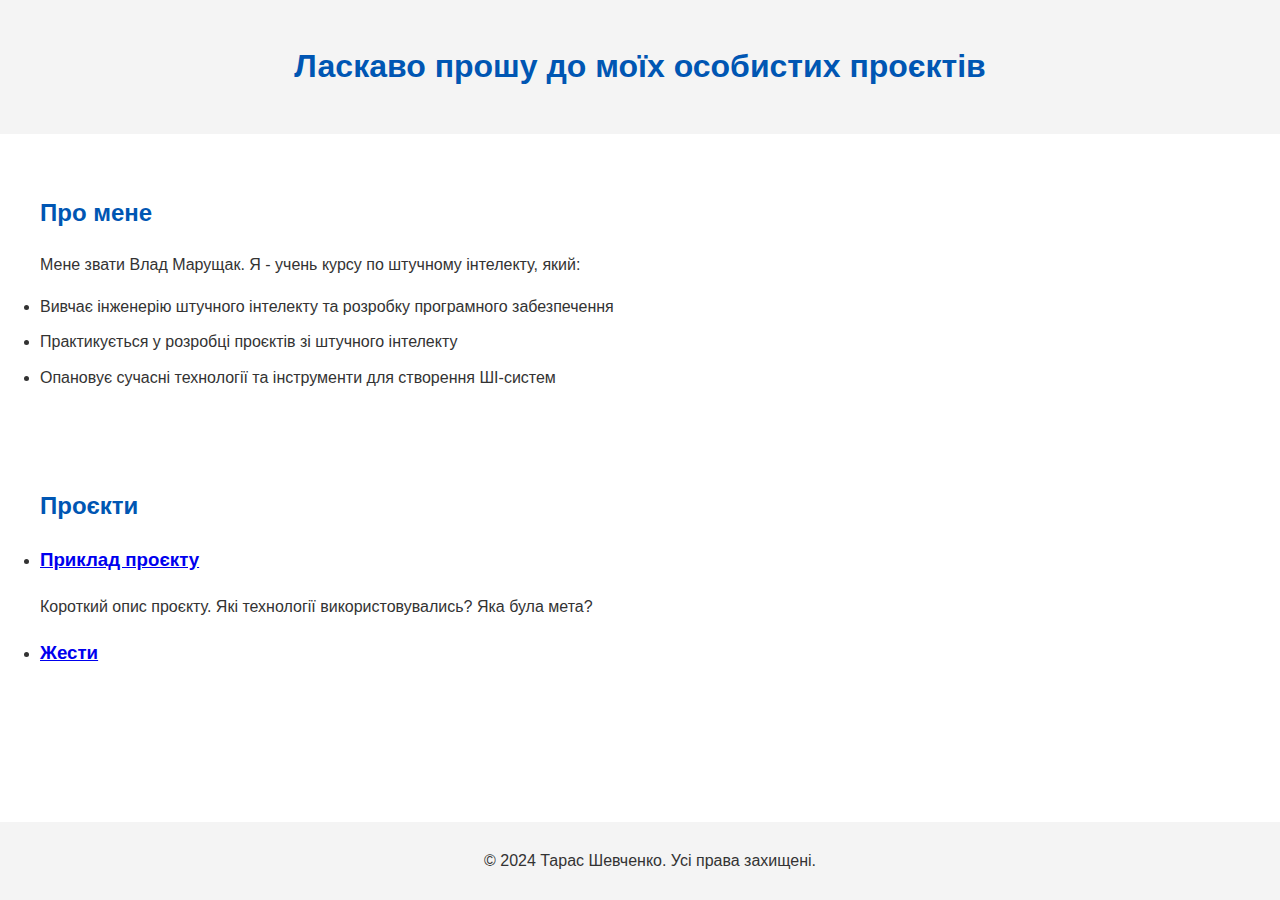
<file: index.html>
<!DOCTYPE html>
<html lang="uk">
<head>
    <meta charset="UTF-8">
    <meta name="viewport" content="width=device-width, initial-scale=1.0">
    <title>Особисті проєкти Тараса Шевченка</title>
    <link rel="stylesheet" href="style.css">
</head>
<body>
    <header>
        <h1>Ласкаво прошу до моїх особистих проєктів</h1>
    </header>

    <section id="about">
        <h2>Про мене</h2>
        <p>Мене звати Влад Марущак. Я - учень курсу по штучному інтелекту, який:</p>
        <ul>
            <li>Вивчає інженерію штучного інтелекту та розробку програмного забезпечення</li>
            <li>Практикується у розробці проєктів зі штучного інтелекту</li>
            <li>Опановує сучасні технології та інструменти для створення ШІ-систем</li>
        </ul>
    </section>

    <section id="projects">
        <h2>Проєкти</h2>
        <ul>
            <li>
                <h3><a href="example-project/index.html">Приклад проєкту</a></h3>
                <p>Короткий опис проєкту. Які технології використовувались? Яка була мета?</p>
            </li>
            <li>
                <h3><a href="poses/index.html">Жести</a></h3>
                <p></p>
            </li>
        </ul>
    </section>

    <footer>
        <p>&copy; 2024 Тарас Шевченко. Усі права захищені.</p>
    </footer>
</body>
</html>
</file>
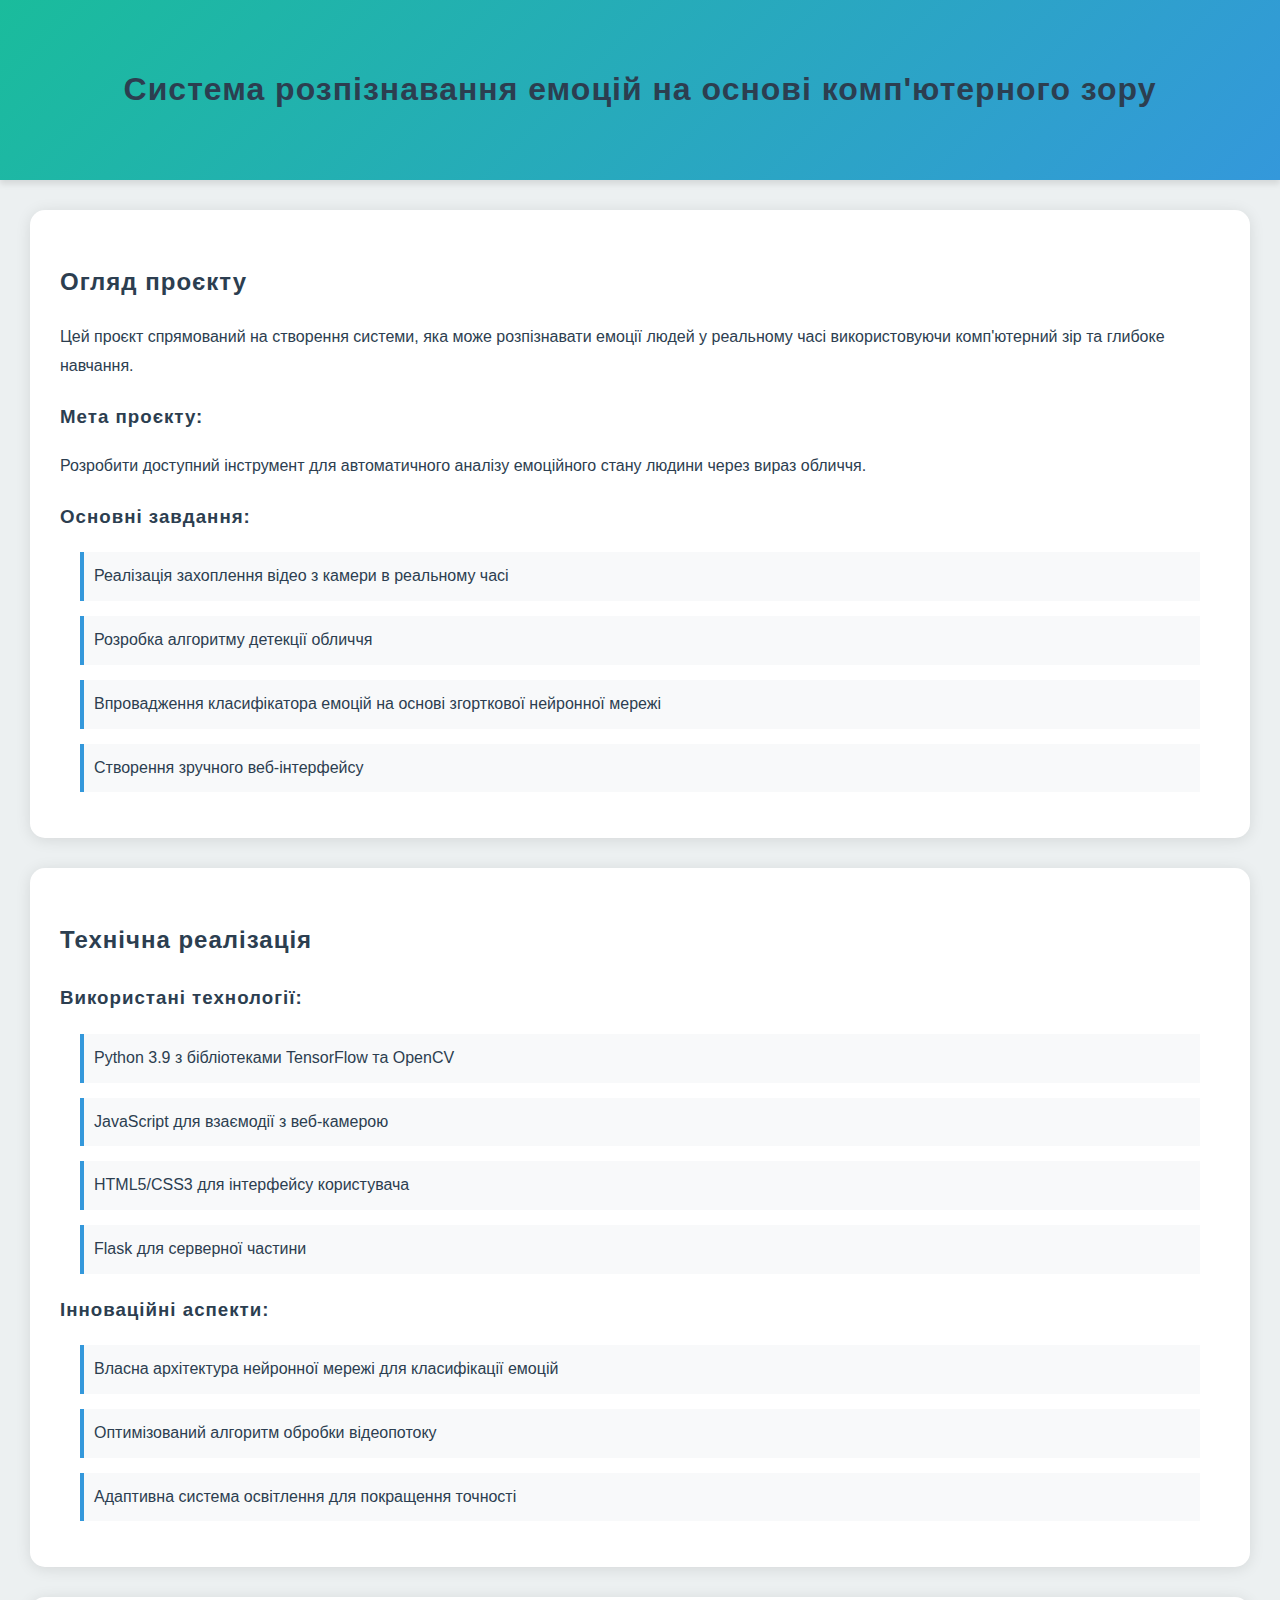
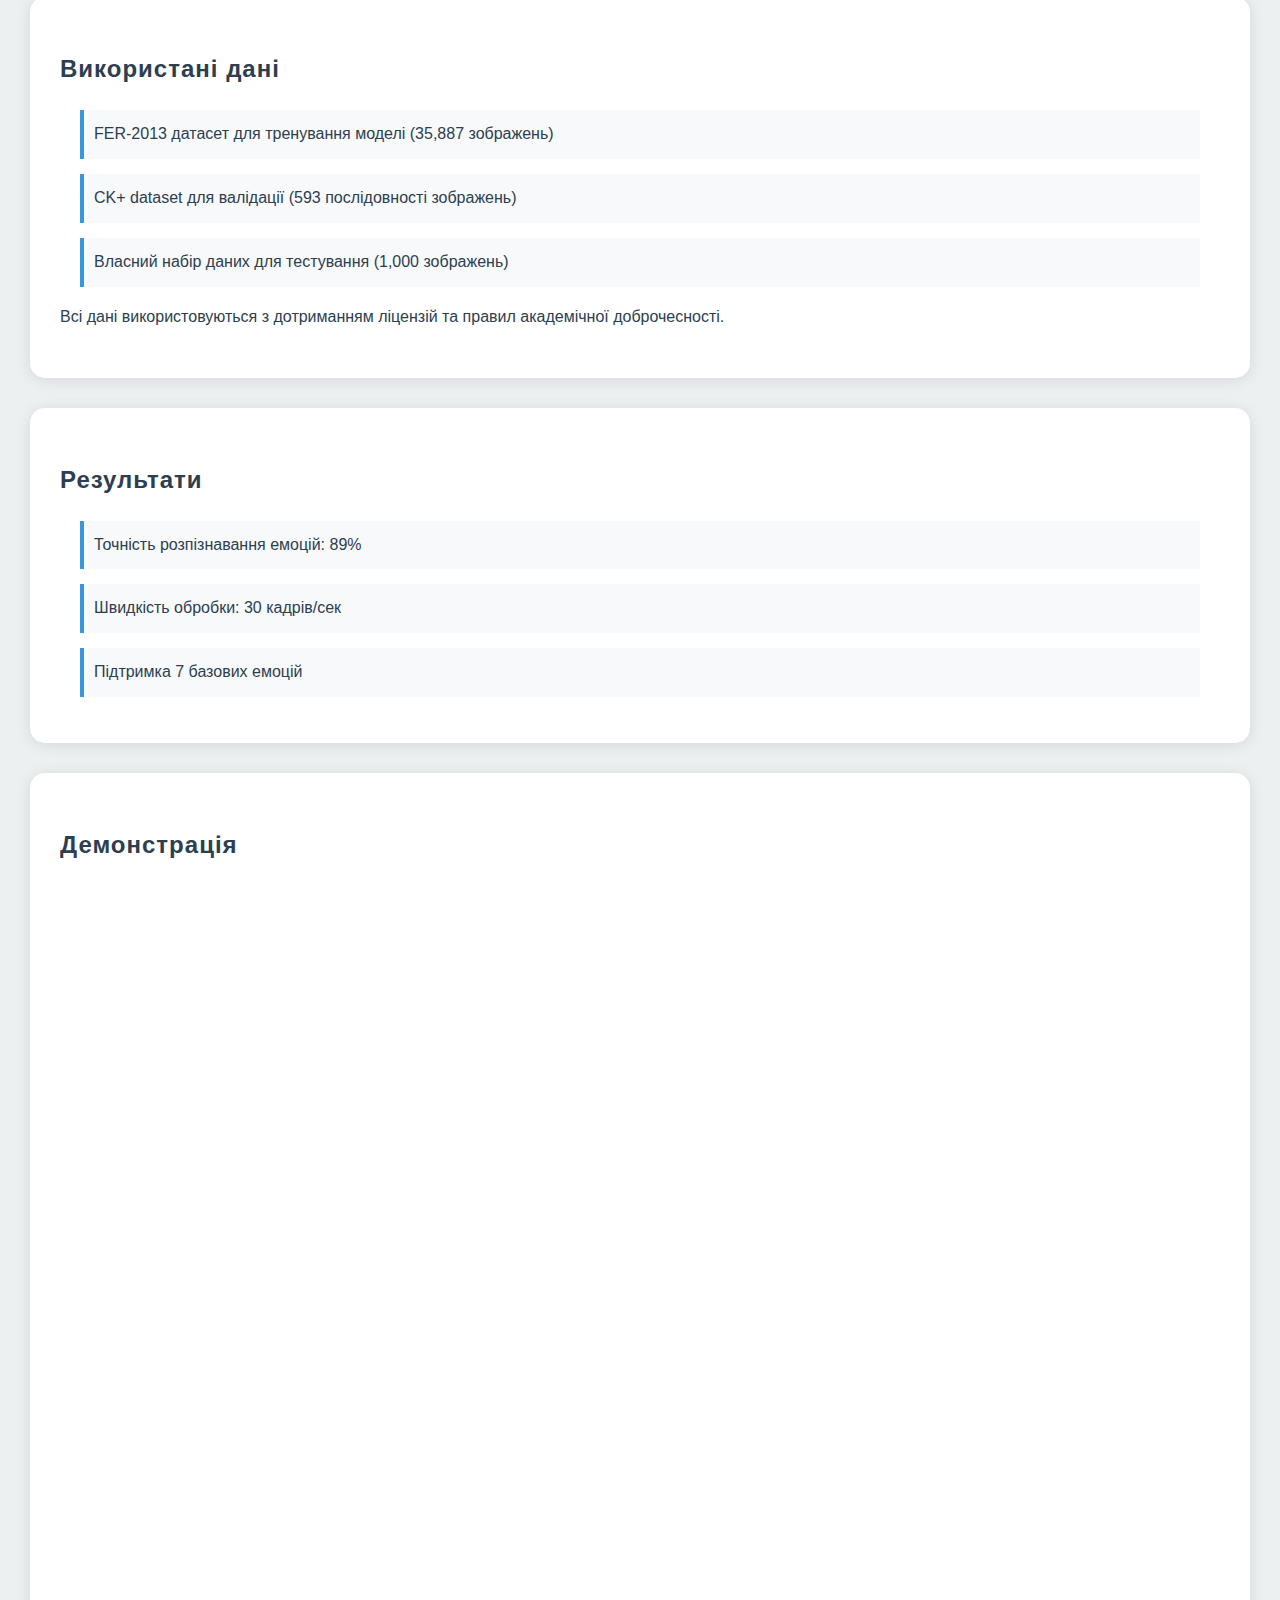
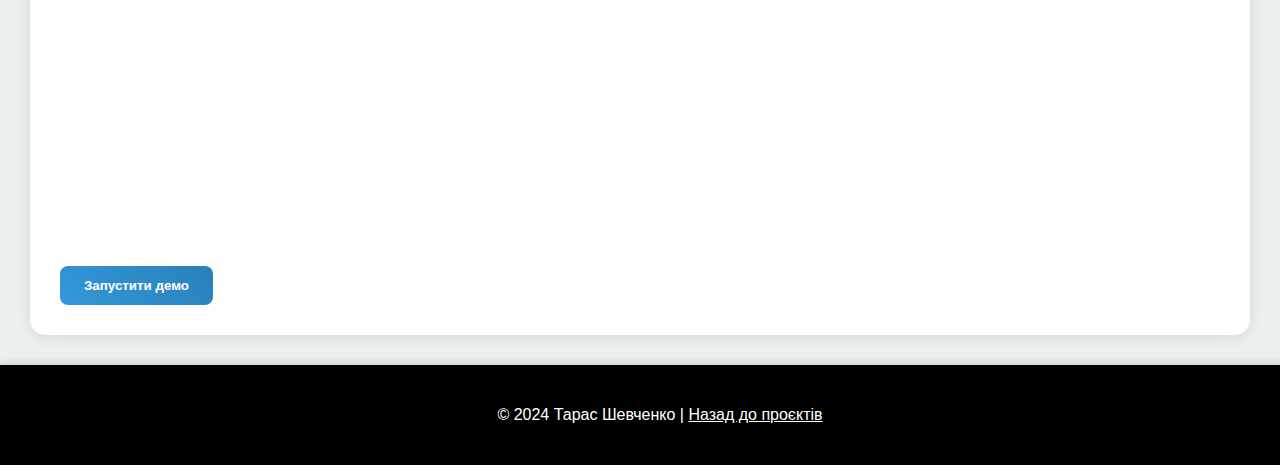
<file: example-project/index.html>
<!DOCTYPE html>
<html lang="uk">
<head>
    <meta charset="UTF-8">
    <meta name="viewport" content="width=device-width, initial-scale=1.0">
    <title>Система розпізнавання емоцій</title>
    <link rel="stylesheet" href="style.css">
</head>
<body>
    <header>
        <h1>Система розпізнавання емоцій на основі комп'ютерного зору</h1>
    </header>

    <section id="project-overview">
        <h2>Огляд проєкту</h2>
        <p>Цей проєкт спрямований на створення системи, яка може розпізнавати емоції людей у реальному часі використовуючи комп'ютерний зір та глибоке навчання.</p>
        
        <h3>Мета проєкту:</h3>
        <p>Розробити доступний інструмент для автоматичного аналізу емоційного стану людини через вираз обличчя.</p>
        
        <h3>Основні завдання:</h3>
        <ul>
            <li>Реалізація захоплення відео з камери в реальному часі</li>
            <li>Розробка алгоритму детекції обличчя</li>
            <li>Впровадження класифікатора емоцій на основі згорткової нейронної мережі</li>
            <li>Створення зручного веб-інтерфейсу</li>
        </ul>
    </section>

    <section id="technical-details">
        <h2>Технічна реалізація</h2>
        <h3>Використані технології:</h3>
        <ul>
            <li>Python 3.9 з бібліотеками TensorFlow та OpenCV</li>
            <li>JavaScript для взаємодії з веб-камерою</li>
            <li>HTML5/CSS3 для інтерфейсу користувача</li>
            <li>Flask для серверної частини</li>
        </ul>
        
        <h3>Інноваційні аспекти:</h3>
        <ul>
            <li>Власна архітектура нейронної мережі для класифікації емоцій</li>
            <li>Оптимізований алгоритм обробки відеопотоку</li>
            <li>Адаптивна система освітлення для покращення точності</li>
        </ul>
    </section>

    <section id="data-sources">
        <h2>Використані дані</h2>
        <ul>
            <li>FER-2013 датасет для тренування моделі (35,887 зображень)</li>
            <li>CK+ dataset для валідації (593 послідовності зображень)</li>
            <li>Власний набір даних для тестування (1,000 зображень)</li>
        </ul>
        <p>Всі дані використовуються з дотриманням ліцензій та правил академічної доброчесності.</p>
    </section>

    <section id="results">
        <h2>Результати</h2>
        <ul>
            <li>Точність розпізнавання емоцій: 89%</li>
            <li>Швидкість обробки: 30 кадрів/сек</li>
            <li>Підтримка 7 базових емоцій</li>
        </ul>
    </section>

    <section id="demo">
        <h2>Демонстрація</h2>
        <div id="camera-container">
            <video id="video" width="640" height="480" autoplay></video>
            <canvas id="canvas" width="640" height="480"></canvas>
        </div>
        <button id="start-camera">Запустити демо</button>
    </section>

    <footer>
        <p>&copy; 2024 Тарас Шевченко | <a href="../index.html">Назад до проєктів</a></p>
    </footer>
</body>
</html>
</file>
<file: style.css>
body {
    font-family: Arial, sans-serif;
    line-height: 1.6;
    margin: 0;
    padding: 0;
    color: #333;
}

header {
    background-color: #f4f4f4;
    padding: 20px;
    text-align: center;
}

section {
    padding: 20px;
    margin: 20px;
}

h1, h2, h3 {
    color: #0056b3;
}

ul {
    padding: 0;
}

li {
    margin-bottom: 10px;
}

form {
    display: flex;
    flex-direction: column;
}

label {
    margin-bottom: 5px;
}

input, textarea {
    margin-bottom: 10px;
    padding: 10px;
    border: 1px solid #ccc;
    border-radius: 5px;
}

button {
    padding: 10px;
    background-color: #0056b3;
    color: white;
    border: none;
    border-radius: 5px;
    cursor: pointer;
}

button:hover {
    background-color: #004494;
}

footer {
    background-color: #f4f4f4;
    text-align: center;
    padding: 10px;
    position: fixed;
    width: 100%;
    bottom: 0;
}
</file>
<file: example-project/style.css>
body {
    font-family: 'Roboto', sans-serif;
    line-height: 1.8;
    margin: 0;
    padding: 0;
    color: #2c3e50;
    background: #ecf0f1;
}

header {
    background: linear-gradient(135deg, #1abc9c, #3498db);
    padding: 40px;
    text-align: center;
    box-shadow: 0 4px 6px rgba(0,0,0,0.1);
}

section {
    background: white;
    padding: 30px;
    margin: 30px;
    border-radius: 15px;
    box-shadow: 0 2px 15px rgba(0,0,0,0.1);
}

h1, h2, h3 {
    color: #2c3e50;
    font-weight: 700;
    letter-spacing: 1px;
}

ul {
    padding: 0 20px;
    list-style-type: none;
}

li {
    margin-bottom: 15px;
    padding: 10px;
    border-left: 4px solid #3498db;
    background: #f8f9fa;
}

form {
    display: grid;
    gap: 15px;
    max-width: 600px;
    margin: 0 auto;
}

label {
    font-weight: 600;
    color: #34495e;
}

input, textarea {
    padding: 12px;
    border: 2px solid #bdc3c7;
    border-radius: 8px;
    transition: all 0.3s ease;
}

input:focus, textarea:focus {
    border-color: #3498db;
    outline: none;
    box-shadow: 0 0 5px rgba(52,152,219,0.3);
}

button {
    padding: 12px 24px;
    background: linear-gradient(45deg, #3498db, #2980b9);
    color: white;
    border: none;
    border-radius: 8px;
    cursor: pointer;
    font-weight: 600;
    transition: transform 0.2s ease;
}

button:hover {
    background: linear-gradient(45deg, #2980b9, #2c3e50);
    transform: translateY(-2px);
}

footer {
    background: #000000;
    color: white;
    text-align: center;
    padding: 20px;
    width: 100%;
    bottom: 0;
    box-shadow: 0 -4px 6px rgba(0, 0, 0, 0.1);
}

footer a {
    color: white;
}
</file>
